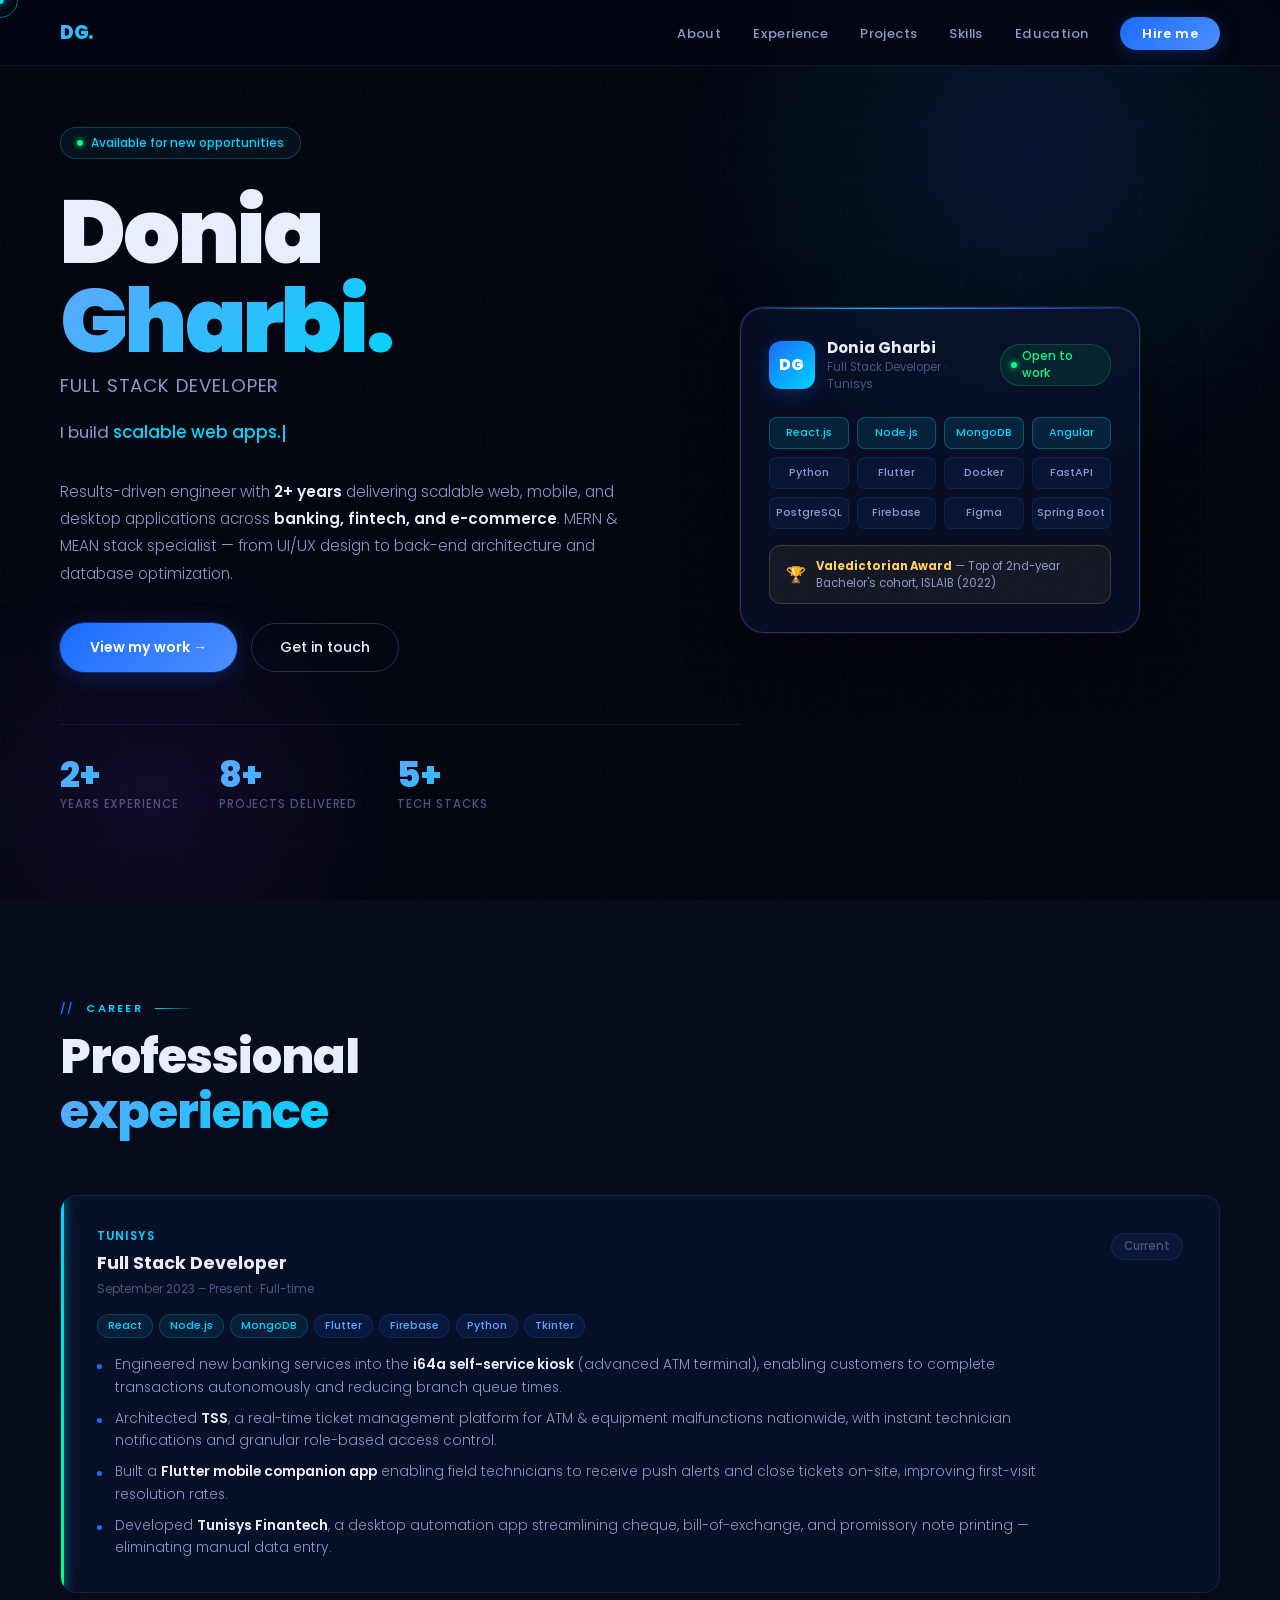
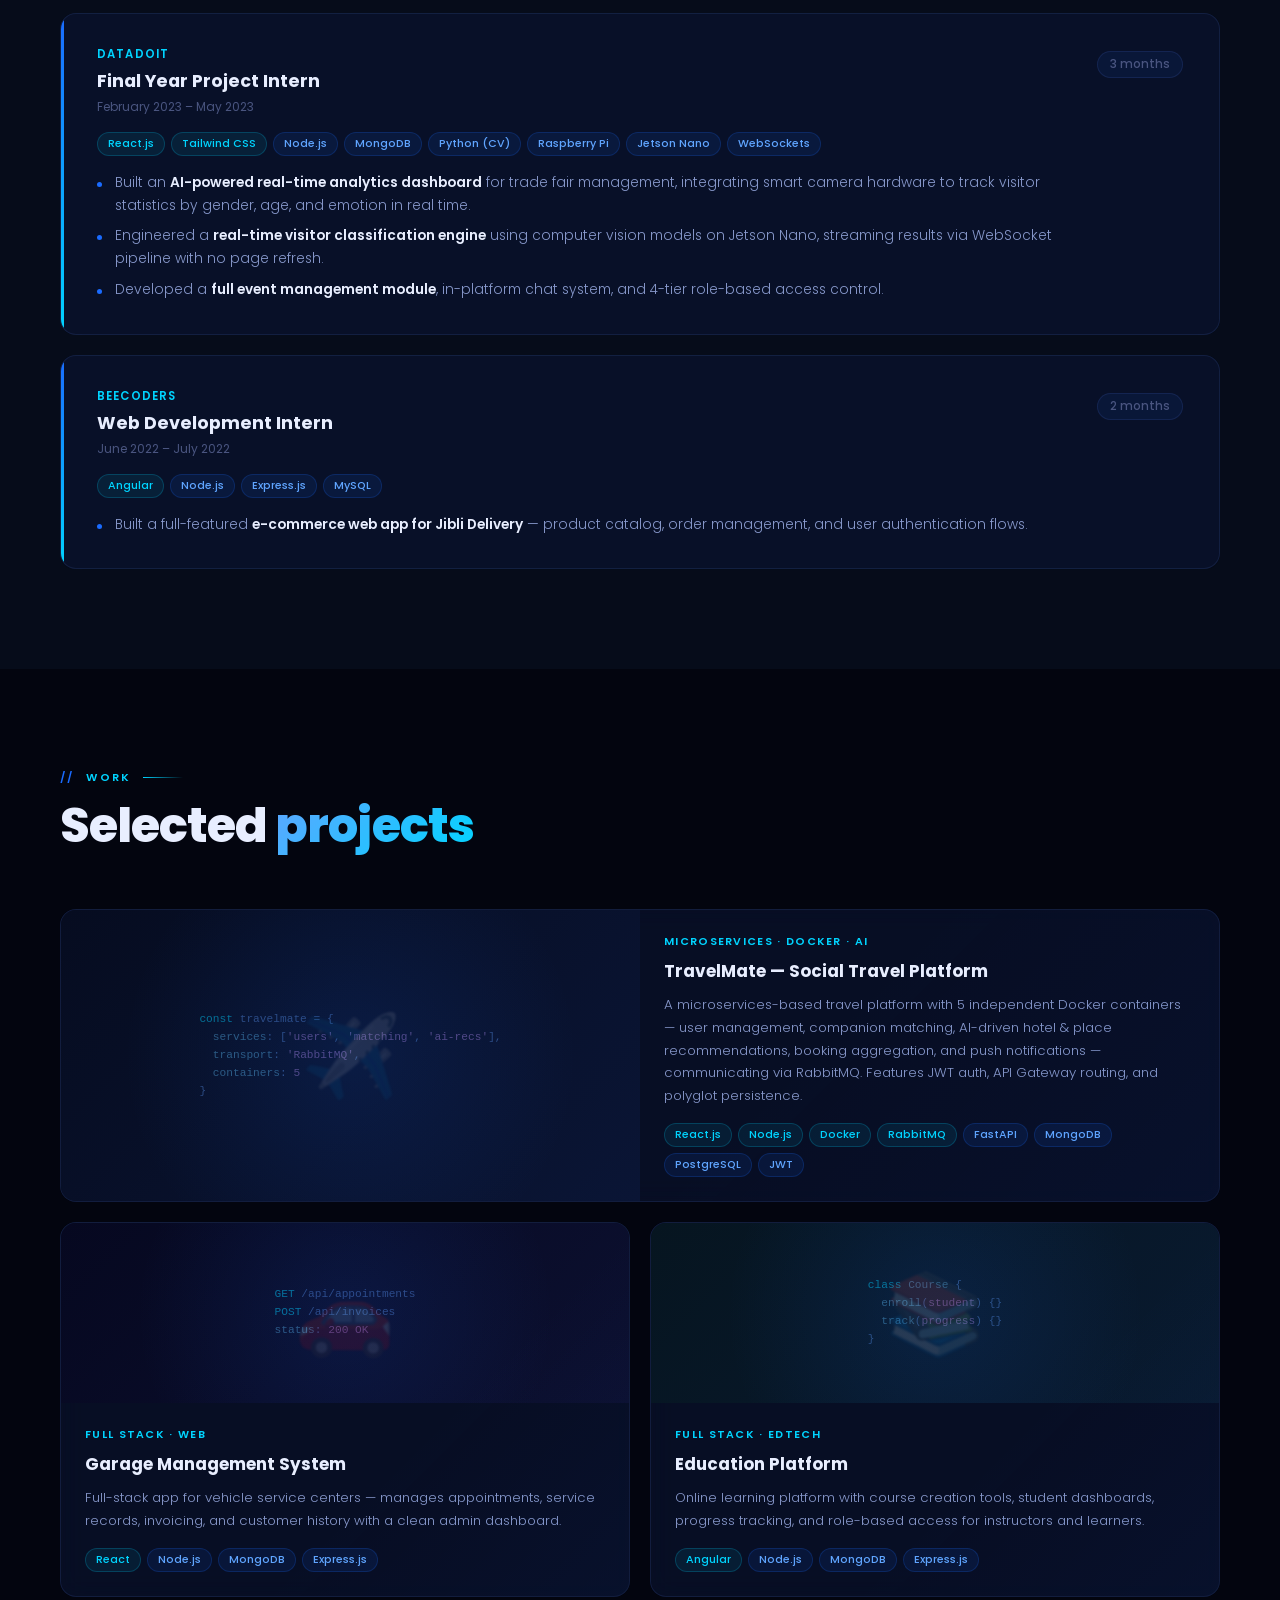
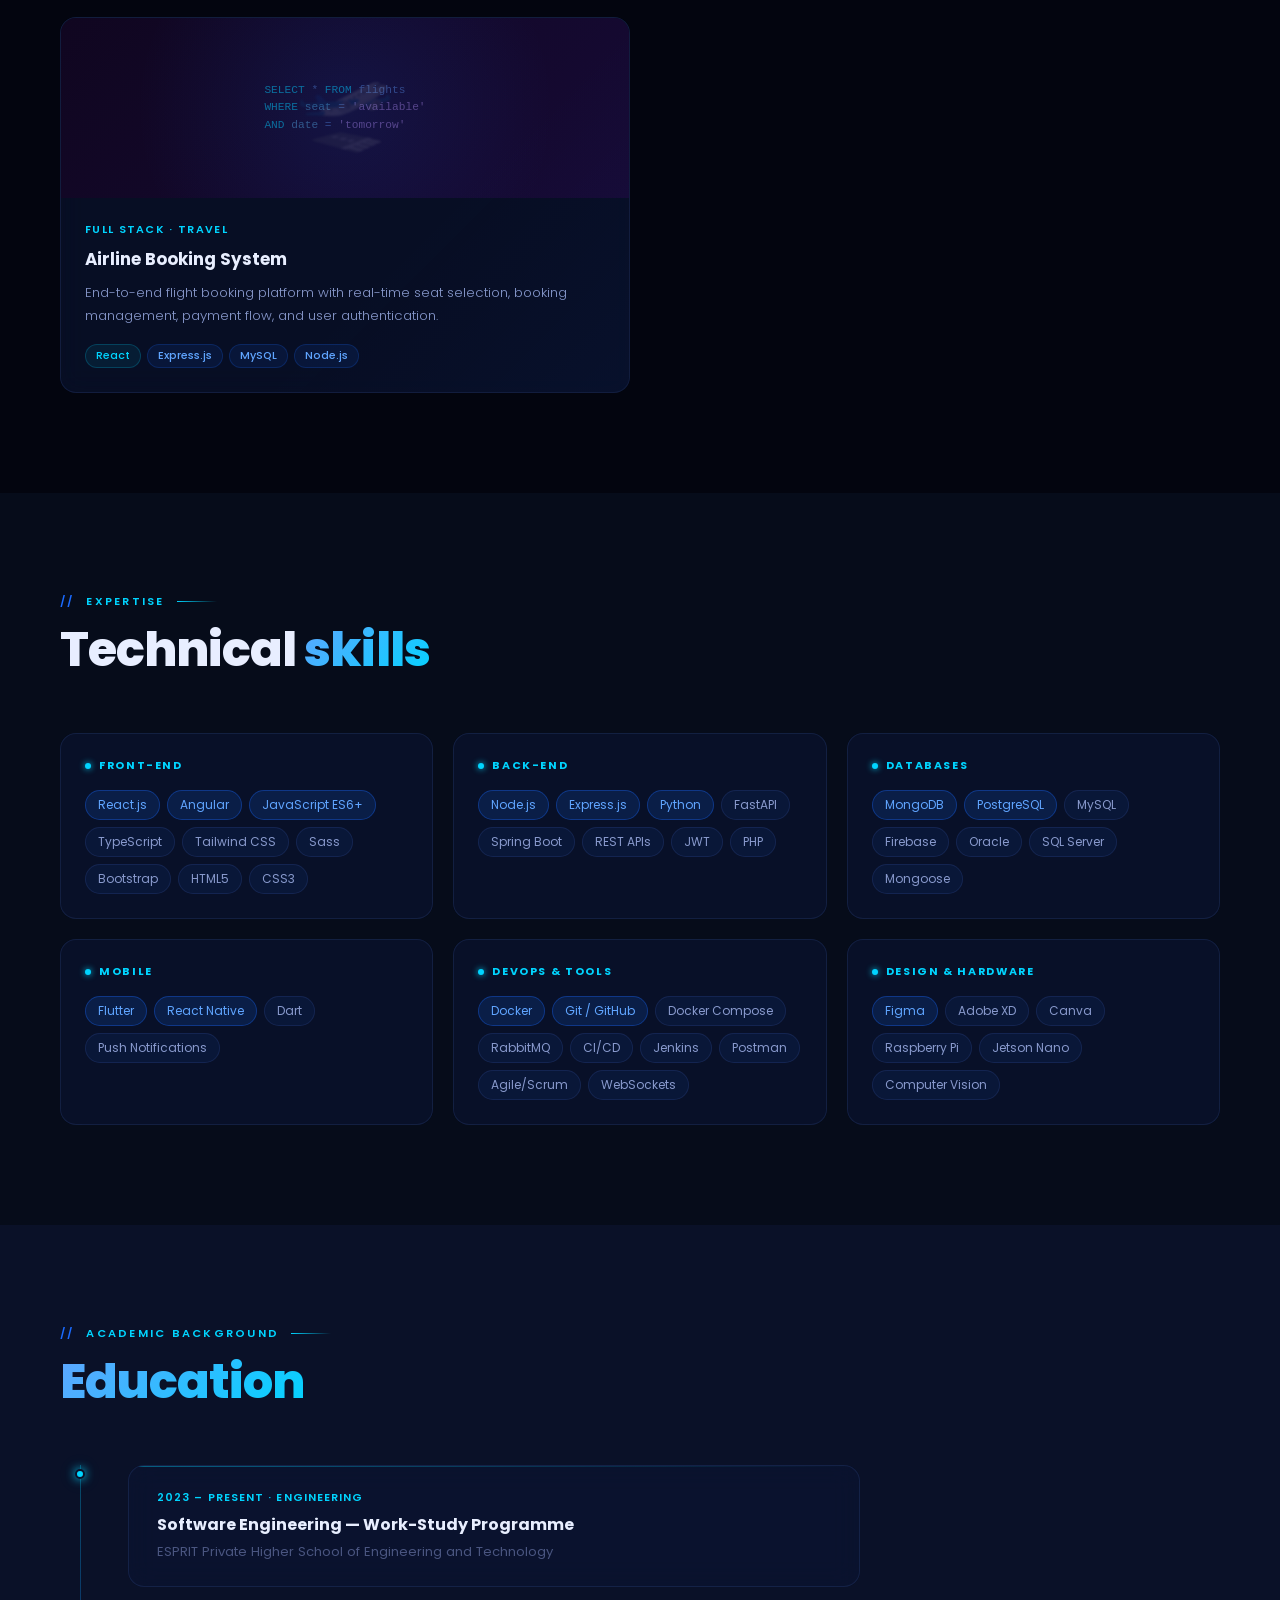
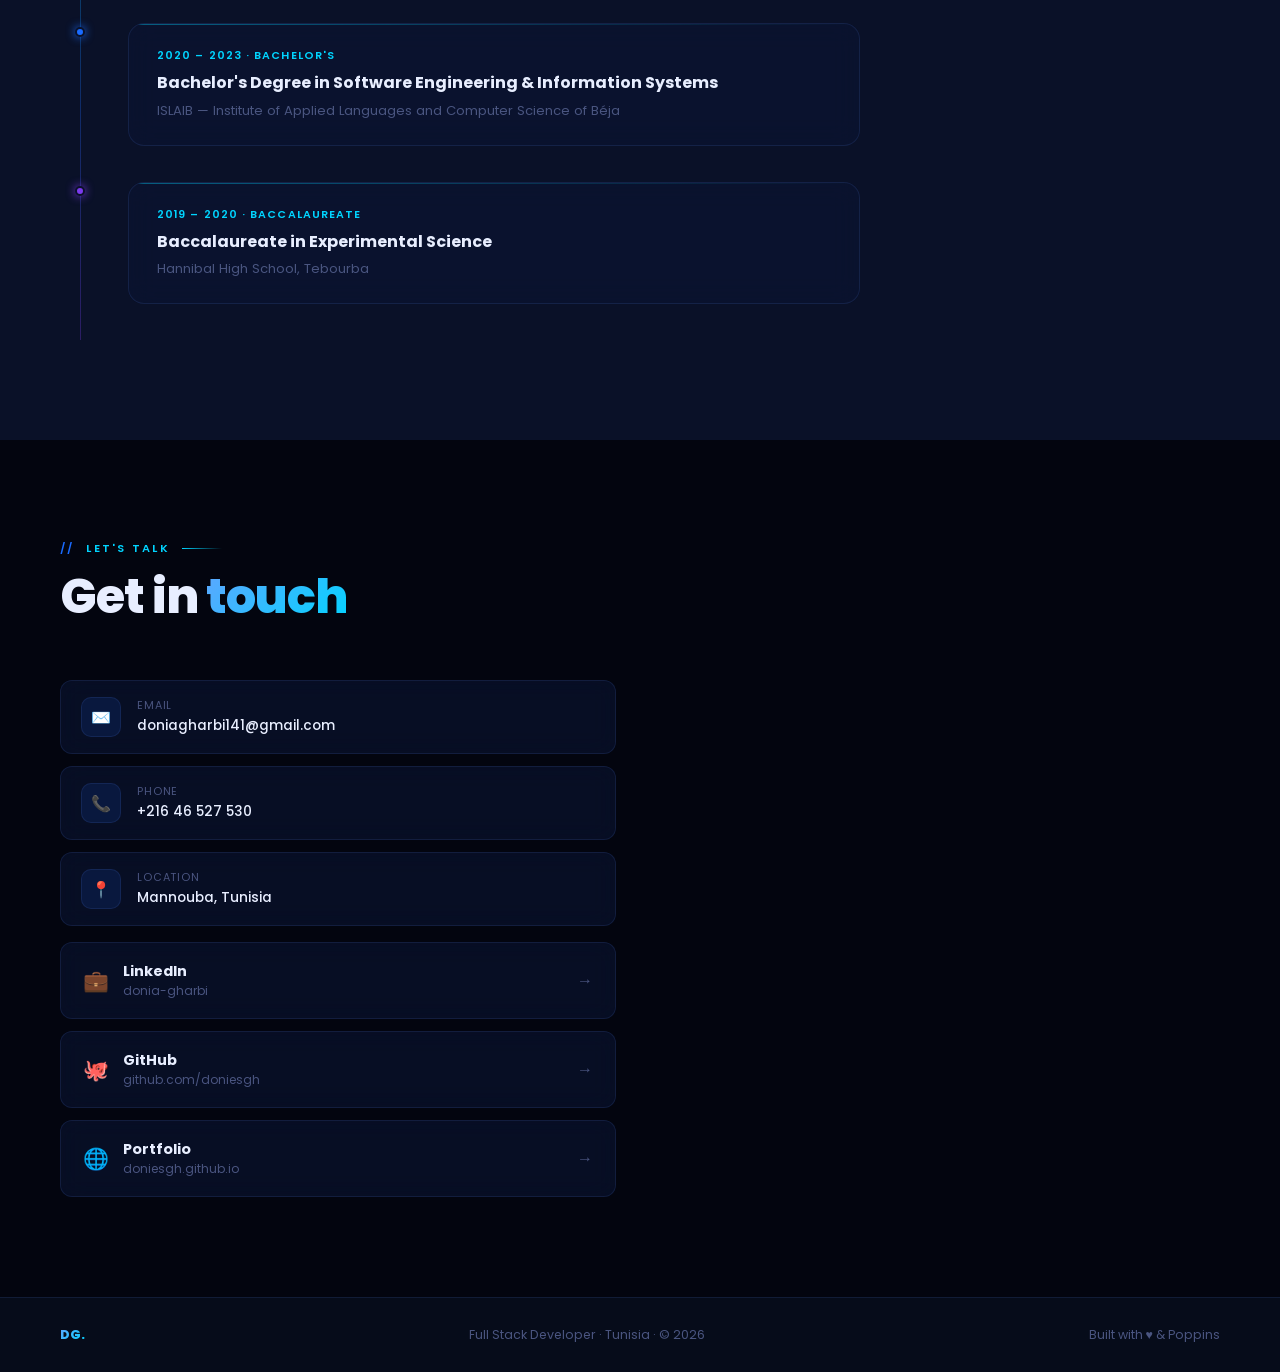
<file: index.html>
<!DOCTYPE html>
<html lang="en">
<head>
<meta charset="UTF-8">
<meta name="viewport" content="width=device-width, initial-scale=1.0">
<title>Donia Gharbi — Full Stack Developer</title>
<link rel="preconnect" href="https://fonts.googleapis.com">
<link href="https://fonts.googleapis.com/css2?family=Poppins:wght@300;400;500;600;700;800;900&display=swap" rel="stylesheet">
<style>
:root {
  --bg: #03050f;
  --bg2: #060c1a;
  --bg3: #0a1128;
  --panel: rgba(10,20,50,0.6);
  --blue: #1a6bff;
  --blue-light: #4d8fff;
  --blue-bright: #60a5ff;
  --cyan: #00d4ff;
  --cyan-dim: rgba(0,212,255,0.15);
  --purple: #7c3aed;
  --glow: rgba(26,107,255,0.25);
  --glow-cyan: rgba(0,212,255,0.2);
  --text: #e8eeff;
  --text-soft: #8899cc;
  --text-muted: #4a5580;
  --border: rgba(100,140,255,0.12);
  --border-bright: rgba(100,140,255,0.3);
  --radius: 16px;
  --radius-sm: 10px;
}

*, *::before, *::after { margin:0; padding:0; box-sizing:border-box; }
html { scroll-behavior: smooth; }

body {
  font-family: 'Poppins', sans-serif;
  background: var(--bg);
  color: var(--text);
  overflow-x: hidden;
  cursor: none;
}

/* ── CURSOR ── */
.cursor-dot {
  position: fixed; width: 8px; height: 8px;
  background: var(--cyan); border-radius: 50%;
  pointer-events: none; z-index: 9999;
  transform: translate(-50%,-50%);
  transition: width 0.2s, height 0.2s, opacity 0.2s;
  box-shadow: 0 0 12px var(--cyan), 0 0 24px var(--glow-cyan);
}
.cursor-ring {
  position: fixed; width: 36px; height: 36px;
  border: 1.5px solid rgba(0,212,255,0.5);
  border-radius: 50%; pointer-events: none; z-index: 9998;
  transform: translate(-50%,-50%);
  transition: width 0.3s ease, height 0.3s ease, border-color 0.3s;
}
.cursor-dot.expand { width: 4px; height: 4px; }
.cursor-ring.expand { width: 56px; height: 56px; border-color: var(--blue-light); }

/* ── SCROLL PROGRESS ── */
#progress-bar {
  position: fixed; top: 0; left: 0; height: 2px; z-index: 200;
  background: linear-gradient(90deg, var(--cyan), var(--blue), var(--purple));
  box-shadow: 0 0 10px var(--cyan);
  transition: width 0.1s linear;
  width: 0%;
}

/* ── LOADING ── */
#loader {
  position: fixed; inset: 0; z-index: 1000;
  background: var(--bg);
  display: flex; flex-direction: column; align-items: center; justify-content: center;
  gap: 20px;
  transition: opacity 0.5s ease;
}
.loader-name {
  font-size: 1.5rem; font-weight: 700; letter-spacing: 0.3em;
  color: var(--text-soft); text-transform: uppercase;
}
.loader-bar {
  width: 200px; height: 2px; background: rgba(100,140,255,0.15); border-radius: 2px; overflow: hidden;
}
.loader-fill {
  height: 100%; width: 0%;
  background: linear-gradient(90deg, var(--cyan), var(--blue));
  box-shadow: 0 0 8px var(--cyan);
  animation: load 1.8s ease forwards;
}
@keyframes load { to { width: 100%; } }
.loader-pct {
  font-size: 0.75rem; color: var(--text-muted); font-weight: 300; letter-spacing: 0.15em;
}

/* ── NOISE ── */
body::after {
  content: '';
  position: fixed; inset: 0; z-index: 0; pointer-events: none;
  background-image: url("data:image/svg+xml,%3Csvg viewBox='0 0 256 256' xmlns='http://www.w3.org/2000/svg'%3E%3Cfilter id='noise'%3E%3CfeTurbulence type='fractalNoise' baseFrequency='0.85' numOctaves='4' stitchTiles='stitch'/%3E%3C/filter%3E%3Crect width='100%25' height='100%25' filter='url(%23noise)' opacity='0.03'/%3E%3C/svg%3E");
  opacity: 0.5;
}

/* ── GRID BG ── */
.grid-bg {
  position: fixed; inset: 0; z-index: 0; pointer-events: none;
  background-image:
    linear-gradient(rgba(26,107,255,0.04) 1px, transparent 1px),
    linear-gradient(90deg, rgba(26,107,255,0.04) 1px, transparent 1px);
  background-size: 60px 60px;
}

/* ── NAV ── */
nav {
  position: fixed; top: 0; left: 0; right: 0; z-index: 100;
  display: flex; align-items: center; justify-content: space-between;
  padding: 18px 60px;
  background: rgba(3,5,15,0.8);
  border-bottom: 1px solid var(--border);
  backdrop-filter: blur(20px);
}
.nav-logo {
  font-size: 1.2rem; font-weight: 800; letter-spacing: -0.02em;
  background: linear-gradient(135deg, var(--blue-bright), var(--cyan));
  -webkit-background-clip: text; -webkit-text-fill-color: transparent; background-clip: text;
}
.nav-links { display: flex; gap: 32px; list-style: none; align-items: center; }
.nav-links a {
  text-decoration: none; font-size: 0.82rem; font-weight: 500;
  color: var(--text-soft); letter-spacing: 0.03em;
  transition: color 0.2s;
  position: relative;
}
.nav-links a:hover { color: var(--cyan); }
.nav-links a::after {
  content: ''; position: absolute; bottom: -3px; left: 0;
  width: 0; height: 1px; background: var(--cyan);
  transition: width 0.25s ease;
}
.nav-links a:hover::after { width: 100%; }
.nav-cta {
  background: linear-gradient(135deg, var(--blue), var(--blue-light)) !important;
  color: #fff !important; padding: 8px 22px; border-radius: 40px;
  font-size: 0.8rem !important; font-weight: 600 !important;
  box-shadow: 0 4px 20px var(--glow); transition: transform 0.2s, box-shadow 0.2s !important;
}
.nav-cta::after { display: none !important; }
.nav-cta:hover { transform: translateY(-2px); box-shadow: 0 8px 30px rgba(26,107,255,0.5) !important; }

/* ── HERO ── */
.hero {
  min-height: 100vh;
  display: flex; align-items: center;
  padding: 120px 60px 80px;
  position: relative; overflow: hidden; z-index: 1;
}
.hero-glow {
  position: absolute; top: -200px; right: -100px;
  width: 700px; height: 700px;
  background: radial-gradient(circle, rgba(26,107,255,0.15) 0%, rgba(0,212,255,0.05) 40%, transparent 70%);
  border-radius: 50%; pointer-events: none;
  animation: float 12s ease-in-out infinite;
}
.hero-glow2 {
  position: absolute; bottom: -150px; left: -100px;
  width: 500px; height: 500px;
  background: radial-gradient(circle, rgba(124,58,237,0.12) 0%, transparent 70%);
  border-radius: 50%; pointer-events: none;
  animation: float 15s ease-in-out infinite reverse;
}
@keyframes float { 0%,100% { transform: translate(0,0) scale(1); } 50% { transform: translate(20px,-20px) scale(1.05); } }

.hero-content { flex: 1; max-width: 680px; position: relative; z-index: 2; }

.hero-badge {
  display: inline-flex; align-items: center; gap: 8px;
  border: 1px solid rgba(0,212,255,0.25); background: rgba(0,212,255,0.06);
  color: var(--cyan); font-size: 0.75rem; font-weight: 500;
  padding: 6px 16px; border-radius: 40px; margin-bottom: 28px;
  animation: fadeUp 0.8s ease both;
}
.badge-dot { width: 6px; height: 6px; border-radius: 50%; background: #00ff88; animation: blink 2s infinite; box-shadow: 0 0 6px #00ff88; }
@keyframes blink { 0%,100%{opacity:1} 50%{opacity:0.3} }

.hero-name {
  font-size: clamp(3.2rem, 7vw, 6rem);
  font-weight: 900; line-height: 1.0; letter-spacing: -0.03em;
  color: var(--text); margin-bottom: 6px;
  animation: fadeUp 0.8s 0.1s ease both;
}
.hero-name em {
  font-style: normal;
  background: linear-gradient(135deg, var(--blue-bright), var(--cyan));
  -webkit-background-clip: text; -webkit-text-fill-color: transparent; background-clip: text;
}
.hero-sub {
  font-size: clamp(0.95rem, 2vw, 1.15rem);
  font-weight: 400; color: var(--text-soft);
  letter-spacing: 0.05em; text-transform: uppercase;
  margin-bottom: 20px; animation: fadeUp 0.8s 0.2s ease both;
}

.typing-wrap {
  font-size: 1.05rem; color: var(--text-soft); margin-bottom: 32px;
  animation: fadeUp 0.8s 0.25s ease both;
  min-height: 1.6em;
}
.typing-text { color: var(--cyan); font-weight: 500; }
.cursor-blink { display: inline-block; width: 2px; height: 1em; background: var(--cyan); margin-left: 2px; vertical-align: middle; animation: blink 1s infinite; }

.hero-desc {
  font-size: 0.95rem; line-height: 1.8;
  color: var(--text-soft); max-width: 560px;
  margin-bottom: 36px; font-weight: 300;
  animation: fadeUp 0.8s 0.3s ease both;
}
.hero-desc strong { color: var(--text); font-weight: 600; }

.hero-btns {
  display: flex; gap: 14px; flex-wrap: wrap;
  animation: fadeUp 0.8s 0.4s ease both;
}
.btn-primary {
  display: inline-flex; align-items: center; gap: 8px;
  background: linear-gradient(135deg, var(--blue), var(--blue-light));
  color: #fff; padding: 14px 30px; border-radius: 40px;
  font-family: 'Poppins', sans-serif; font-size: 0.88rem; font-weight: 600;
  text-decoration: none; border: none; cursor: none;
  box-shadow: 0 4px 24px var(--glow), 0 0 0 1px rgba(26,107,255,0.3);
  transition: transform 0.2s, box-shadow 0.2s;
}
.btn-primary:hover { transform: translateY(-3px); box-shadow: 0 8px 40px rgba(26,107,255,0.5), 0 0 30px rgba(0,212,255,0.15); }
.btn-secondary {
  display: inline-flex; align-items: center; gap: 8px;
  background: transparent; color: var(--text);
  padding: 13px 28px; border-radius: 40px;
  font-family: 'Poppins', sans-serif; font-size: 0.88rem; font-weight: 500;
  text-decoration: none; cursor: none;
  border: 1px solid var(--border-bright);
  transition: border-color 0.2s, color 0.2s, transform 0.2s, box-shadow 0.2s;
}
.btn-secondary:hover { border-color: var(--cyan); color: var(--cyan); transform: translateY(-3px); box-shadow: 0 4px 20px var(--glow-cyan); }

.hero-stats {
  display: flex; gap: 40px; margin-top: 52px;
  padding-top: 32px; border-top: 1px solid var(--border);
  animation: fadeUp 0.8s 0.5s ease both;
}
.stat-num {
  font-size: 2.2rem; font-weight: 800; line-height: 1;
  background: linear-gradient(135deg, var(--blue-bright), var(--cyan));
  -webkit-background-clip: text; -webkit-text-fill-color: transparent; background-clip: text;
  margin-bottom: 4px;
}
.stat-label { font-size: 0.72rem; color: var(--text-muted); letter-spacing: 0.08em; text-transform: uppercase; font-weight: 500; }

.hero-visual {
  flex: 0 0 400px; position: relative; z-index: 2;
  animation: fadeUp 0.8s 0.3s ease both;
}
.hero-card {
  background: var(--panel);
  border: 1px solid var(--border-bright);
  border-radius: 24px; padding: 28px;
  backdrop-filter: blur(20px);
  box-shadow: 0 20px 60px rgba(0,0,0,0.4), 0 0 0 1px var(--border), inset 0 1px 0 rgba(100,160,255,0.1);
  position: relative; overflow: hidden;
}
.hero-card::before {
  content: ''; position: absolute; top: 0; left: 0; right: 0; height: 1px;
  background: linear-gradient(90deg, transparent, var(--cyan), var(--blue), transparent);
}
.card-header { display: flex; align-items: center; gap: 12px; margin-bottom: 24px; }
.avatar {
  width: 48px; height: 48px; border-radius: 12px;
  background: linear-gradient(135deg, var(--blue), var(--cyan));
  display: flex; align-items: center; justify-content: center;
  font-weight: 800; font-size: 1rem; color: #fff;
  box-shadow: 0 4px 16px var(--glow);
}
.card-name { font-size: 0.95rem; font-weight: 700; color: var(--text); }
.card-role { font-size: 0.72rem; color: var(--text-muted); }
.card-status {
  margin-left: auto; font-size: 0.72rem; color: #00ff88; font-weight: 500;
  display: flex; align-items: center; gap: 5px;
  background: rgba(0,255,136,0.08); border: 1px solid rgba(0,255,136,0.2);
  padding: 3px 10px; border-radius: 20px;
}

.stack-grid { display: grid; grid-template-columns: repeat(4,1fr); gap: 8px; }
.stack-tag {
  background: rgba(26,107,255,0.08); border: 1px solid var(--border);
  border-radius: 8px; padding: 7px 4px; text-align: center;
  font-size: 0.68rem; font-weight: 500; color: var(--text-soft);
  transition: border-color 0.2s, color 0.2s, background 0.2s;
}
.stack-tag:hover, .stack-tag.highlight { background: rgba(0,212,255,0.1); border-color: rgba(0,212,255,0.3); color: var(--cyan); }

.award-badge {
  margin-top: 16px; display: flex; align-items: center; gap: 10px;
  background: rgba(255,200,50,0.06); border: 1px solid rgba(255,200,50,0.2);
  border-radius: 12px; padding: 12px 16px;
}
.award-text { font-size: 0.72rem; color: var(--text-soft); line-height: 1.4; }
.award-text strong { color: #ffd060; }

@keyframes fadeUp { from { opacity:0; transform:translateY(28px); } to { opacity:1; transform:translateY(0); } }

/* ── SECTIONS ── */
section { padding: 100px 60px; position: relative; z-index: 1; }
.section-label {
  font-size: 0.7rem; font-weight: 600; letter-spacing: 0.2em;
  text-transform: uppercase; color: var(--cyan); margin-bottom: 12px;
  display: flex; align-items: center; gap: 12px;
}
.section-label::before { content:'//'; color: var(--blue); }
.section-label::after { content:''; flex: 0 0 40px; height: 1px; background: linear-gradient(90deg, var(--cyan), transparent); }
.section-title {
  font-size: clamp(2rem,4vw,3rem); font-weight: 800; letter-spacing: -0.02em;
  color: var(--text); margin-bottom: 56px; max-width: 550px;
  line-height: 1.15;
}
.section-title span {
  background: linear-gradient(135deg, var(--blue-bright), var(--cyan));
  -webkit-background-clip: text; -webkit-text-fill-color: transparent; background-clip: text;
}

/* ── EXPERIENCE ── */
#experience { background: var(--bg2); }
.exp-list { display: flex; flex-direction: column; gap: 20px; }
.exp-item {
  background: var(--panel); border: 1px solid var(--border);
  border-radius: var(--radius); padding: 32px 36px;
  display: grid; grid-template-columns: 1fr auto; gap: 24px;
  backdrop-filter: blur(12px);
  transition: border-color 0.3s, box-shadow 0.3s, transform 0.3s;
  position: relative; overflow: hidden;
}
.exp-item::before {
  content: ''; position: absolute; left: 0; top: 0; bottom: 0; width: 3px;
  background: linear-gradient(180deg, var(--blue), var(--cyan));
}
.exp-item.current::before { background: linear-gradient(180deg, var(--cyan), #00ff88); box-shadow: 0 0 10px var(--cyan); }
.exp-item:hover { border-color: rgba(0,212,255,0.25); box-shadow: 0 12px 40px rgba(0,0,0,0.3), 0 0 30px rgba(0,212,255,0.05); transform: translateY(-2px); }

.exp-company { font-size: 0.72rem; font-weight: 600; color: var(--cyan); letter-spacing: 0.1em; text-transform: uppercase; margin-bottom: 5px; }
.exp-role { font-size: 1.1rem; font-weight: 700; color: var(--text); margin-bottom: 4px; }
.exp-date { font-size: 0.75rem; color: var(--text-muted); margin-bottom: 16px; }
.exp-tags { display: flex; flex-wrap: wrap; gap: 6px; margin-bottom: 16px; }
.tag {
  font-size: 0.68rem; padding: 3px 10px; border-radius: 20px;
  background: rgba(26,107,255,0.1); border: 1px solid rgba(26,107,255,0.2);
  color: var(--blue-bright); font-weight: 500;
}
.tag.cyan { background: rgba(0,212,255,0.08); border-color: rgba(0,212,255,0.2); color: var(--cyan); }
.exp-bullets { list-style: none; display: flex; flex-direction: column; gap: 8px; }
.exp-bullets li {
  font-size: 0.86rem; color: var(--text-soft); line-height: 1.65;
  padding-left: 18px; position: relative; font-weight: 300;
}
.exp-bullets li::before {
  content: ''; position: absolute; left: 0; top: 10px;
  width: 5px; height: 5px; border-radius: 50%; background: var(--blue); flex-shrink: 0;
}
.exp-bullets li strong { color: var(--text); font-weight: 600; }
.exp-meta { text-align: right; padding-top: 4px; }
.exp-period {
  display: inline-block; font-size: 0.72rem; font-weight: 500;
  color: var(--text-muted); background: rgba(26,107,255,0.08);
  border: 1px solid var(--border); padding: 4px 12px; border-radius: 20px;
}

/* ── PROJECTS ── */
#projects { background: var(--bg); }
.projects-grid { display: grid; grid-template-columns: repeat(2,1fr); gap: 20px; }
.project-card {
  background: var(--panel); border: 1px solid var(--border);
  border-radius: var(--radius); overflow: hidden;
  backdrop-filter: blur(12px);
  transition: border-color 0.3s, box-shadow 0.3s, transform 0.3s;
  display: flex; flex-direction: column;
  position: relative;
}
.project-card::after {
  content: ''; position: absolute; inset: 0;
  background: linear-gradient(135deg, transparent 60%, rgba(26,107,255,0.04));
  pointer-events: none;
}
.project-card:hover { border-color: rgba(0,212,255,0.3); box-shadow: 0 20px 60px rgba(0,0,0,0.4), 0 0 40px rgba(0,212,255,0.08); transform: translateY(-4px); }
.project-card.wide { grid-column: 1/-1; display: grid; grid-template-columns: 1fr 1fr; }

.project-visual {
  height: 180px; display: flex; align-items: center; justify-content: center;
  position: relative; overflow: hidden;
}
.project-card.wide .project-visual { height: auto; min-height: 220px; }
.project-icon-large { font-size: 5rem; opacity: 0.12; position: absolute; filter: blur(1px); }
.project-visual-inner { position: relative; z-index: 1; text-align: center; }
.project-visual-code {
  font-family: 'Courier New', monospace; font-size: 0.7rem;
  color: rgba(100,160,255,0.4); line-height: 1.6;
  text-align: left; padding: 16px;
}
.cv-kw { color: rgba(0,212,255,0.5); }
.cv-fn { color: rgba(100,200,255,0.4); }
.cv-str { color: rgba(200,150,255,0.4); }

.pv1 { background: linear-gradient(135deg, #060c20, #0a1535); }
.pv2 { background: linear-gradient(135deg, #060820, #0c1030); }
.pv3 { background: linear-gradient(135deg, #061520, #091a30); }
.pv4 { background: linear-gradient(135deg, #100620, #160a35); }
.pv1::before,.pv2::before,.pv3::before,.pv4::before {
  content: ''; position: absolute; inset: 0;
  background-image: radial-gradient(circle at 50% 50%, rgba(26,107,255,0.12) 0%, transparent 70%);
}

.project-body { padding: 24px; flex: 1; }
.project-label { font-size: 0.68rem; font-weight: 600; letter-spacing: 0.12em; text-transform: uppercase; color: var(--cyan); margin-bottom: 8px; }
.project-name { font-size: 1.05rem; font-weight: 700; color: var(--text); margin-bottom: 10px; }
.project-desc { font-size: 0.83rem; color: var(--text-soft); line-height: 1.7; margin-bottom: 16px; font-weight: 300; }
.project-stack { display: flex; flex-wrap: wrap; gap: 6px; }

/* ── SKILLS ── */
#skills { background: var(--bg2); }
.skills-grid { display: grid; grid-template-columns: repeat(3,1fr); gap: 20px; }
.skill-group {
  background: var(--panel); border: 1px solid var(--border);
  border-radius: var(--radius); padding: 24px;
  backdrop-filter: blur(12px);
  transition: border-color 0.3s, box-shadow 0.3s;
}
.skill-group:hover { border-color: rgba(26,107,255,0.3); box-shadow: 0 8px 30px rgba(0,0,0,0.2), 0 0 20px rgba(26,107,255,0.05); }
.skill-group-title {
  font-size: 0.68rem; font-weight: 700; letter-spacing: 0.15em; text-transform: uppercase;
  color: var(--cyan); margin-bottom: 16px; display: flex; align-items: center; gap: 8px;
}
.skill-group-title::before { content:''; width: 6px; height: 6px; border-radius: 50%; background: var(--cyan); box-shadow: 0 0 6px var(--cyan); }
.skill-pills { display: flex; flex-wrap: wrap; gap: 7px; }
.skill-pill {
  font-size: 0.75rem; padding: 5px 12px; border-radius: 20px;
  background: rgba(26,107,255,0.08); border: 1px solid var(--border);
  color: var(--text-soft); font-weight: 400;
  transition: background 0.2s, color 0.2s, border-color 0.2s, box-shadow 0.2s;
}
.skill-pill:hover { background: rgba(0,212,255,0.12); color: var(--cyan); border-color: rgba(0,212,255,0.3); box-shadow: 0 0 10px rgba(0,212,255,0.1); }
.skill-pill.core { background: rgba(26,107,255,0.15); border-color: rgba(26,107,255,0.35); color: var(--blue-bright); }

/* ── EDUCATION ── */
#education { background: var(--bg3); }
.edu-timeline { display: flex; flex-direction: column; gap: 0; position: relative; max-width: 800px; }
.edu-timeline::before {
  content: ''; position: absolute; left: 20px; top: 0; bottom: 0; width: 1px;
  background: linear-gradient(180deg, var(--cyan), var(--blue), var(--purple));
  opacity: 0.3;
}
.edu-item {
  display: flex; gap: 28px; padding: 0 0 36px 0;
  position: relative;
}
.edu-dot {
  flex: 0 0 40px; display: flex; align-items: flex-start; padding-top: 4px;
}
.edu-dot-inner {
  width: 10px; height: 10px; border-radius: 50%;
  background: var(--cyan); border: 2px solid var(--bg3);
  box-shadow: 0 0 10px var(--cyan), 0 0 20px var(--glow-cyan);
  margin: 0 auto; position: relative; z-index: 1;
}
.edu-body {
  background: var(--panel); border: 1px solid var(--border);
  border-radius: var(--radius); padding: 24px 28px;
  flex: 1; backdrop-filter: blur(12px);
  transition: border-color 0.3s; position: relative; overflow: hidden;
}
.edu-body::before {
  content: ''; position: absolute; top: 0; left: 0; right: 0; height: 1px;
  background: linear-gradient(90deg, var(--cyan), transparent);
  opacity: 0.4;
}
.edu-body:hover { border-color: rgba(0,212,255,0.25); }
.edu-year-tag { font-size: 0.68rem; font-weight: 600; color: var(--cyan); letter-spacing: 0.1em; text-transform: uppercase; margin-bottom: 8px; }
.edu-degree { font-size: 1rem; font-weight: 700; color: var(--text); margin-bottom: 6px; line-height: 1.4; }
.edu-school { font-size: 0.82rem; color: var(--text-muted); }

/* ── CONTACT ── */
#contact { background: var(--bg); }
.contact-grid { display: grid; grid-template-columns: 1fr 1fr; gap: 48px; align-items: start; }
.contact-info { display: flex; flex-direction: column; gap: 12px; }
.contact-item {
  display: flex; align-items: center; gap: 16px;
  background: var(--panel); border: 1px solid var(--border);
  border-radius: 12px; padding: 16px 20px; text-decoration: none;
  transition: border-color 0.2s, transform 0.2s, box-shadow 0.2s;
  backdrop-filter: blur(12px);
}
.contact-item:hover { border-color: rgba(0,212,255,0.3); transform: translateX(4px); box-shadow: 0 4px 20px rgba(0,0,0,0.2); }
.contact-item-icon {
  width: 40px; height: 40px; border-radius: 10px;
  background: rgba(26,107,255,0.12); border: 1px solid var(--border);
  display: flex; align-items: center; justify-content: center; font-size: 1rem; flex-shrink: 0;
}
.contact-item-label { font-size: 0.68rem; color: var(--text-muted); margin-bottom: 2px; text-transform: uppercase; letter-spacing: 0.08em; }
.contact-item-value { font-size: 0.85rem; font-weight: 500; color: var(--text); }

.contact-links { display: flex; flex-direction: column; gap: 12px; }
.social-link {
  display: flex; align-items: center; justify-content: space-between;
  background: var(--panel); border: 1px solid var(--border);
  border-radius: 12px; padding: 18px 22px; text-decoration: none;
  backdrop-filter: blur(12px);
  transition: border-color 0.2s, transform 0.2s, box-shadow 0.2s;
}
.social-link:hover { border-color: rgba(0,212,255,0.3); transform: translateX(4px); box-shadow: 0 4px 20px rgba(0,212,255,0.08); }
.social-link-left { display: flex; align-items: center; gap: 14px; }
.social-icon { font-size: 1.3rem; }
.social-name { font-size: 0.9rem; font-weight: 700; color: var(--text); }
.social-handle { font-size: 0.75rem; color: var(--text-muted); }
.social-arrow { font-size: 1rem; color: var(--text-muted); transition: transform 0.2s, color 0.2s; }
.social-link:hover .social-arrow { transform: translateX(4px); color: var(--cyan); }

/* ── CONTACT FORM ── */
.contact-form { display: flex; flex-direction: column; gap: 14px; }
.form-group { display: flex; flex-direction: column; gap: 6px; }
.form-label { font-size: 0.72rem; font-weight: 600; color: var(--text-muted); text-transform: uppercase; letter-spacing: 0.08em; }
.form-input, .form-textarea {
  background: var(--panel); border: 1px solid var(--border);
  border-radius: 10px; padding: 12px 16px;
  font-family: 'Poppins', sans-serif; font-size: 0.88rem; color: var(--text);
  outline: none; transition: border-color 0.2s, box-shadow 0.2s;
  backdrop-filter: blur(12px);
}
.form-input:focus, .form-textarea:focus {
  border-color: rgba(0,212,255,0.4); box-shadow: 0 0 0 3px rgba(0,212,255,0.08);
}
.form-textarea { resize: vertical; min-height: 120px; }
.form-input::placeholder, .form-textarea::placeholder { color: var(--text-muted); }
.btn-send {
  display: inline-flex; align-items: center; justify-content: center; gap: 8px;
  background: linear-gradient(135deg, var(--blue), var(--blue-light));
  color: #fff; padding: 14px 28px; border-radius: 40px;
  font-family: 'Poppins', sans-serif; font-size: 0.88rem; font-weight: 600;
  border: none; cursor: none; width: 100%;
  box-shadow: 0 4px 20px var(--glow);
  transition: transform 0.2s, box-shadow 0.2s;
}
.btn-send:hover { transform: translateY(-2px); box-shadow: 0 8px 30px rgba(26,107,255,0.5); }

/* ── FOOTER ── */
footer {
  background: var(--bg2); border-top: 1px solid var(--border);
  padding: 28px 60px; display: flex; align-items: center; justify-content: space-between;
  font-size: 0.78rem; color: var(--text-muted);
  position: relative; z-index: 1;
}
.footer-logo {
  background: linear-gradient(135deg, var(--blue-bright), var(--cyan));
  -webkit-background-clip: text; -webkit-text-fill-color: transparent; background-clip: text;
  font-weight: 800;
}

/* ── SCROLL REVEAL ── */
.reveal { opacity: 0; transform: translateY(28px); transition: opacity 0.7s ease, transform 0.7s ease; }
.reveal.visible { opacity: 1; transform: translateY(0); }
.reveal-delay-1 { transition-delay: 0.1s; }
.reveal-delay-2 { transition-delay: 0.2s; }
.reveal-delay-3 { transition-delay: 0.3s; }

/* ── MOBILE NAV ── */
.nav-toggle { display: none; flex-direction: column; gap: 5px; cursor: none; background: none; border: none; padding: 4px; }
.nav-toggle span { display: block; width: 22px; height: 1.5px; background: var(--text-soft); border-radius: 2px; transition: all 0.3s; }

@media(max-width:1100px) { .hero-visual { flex: 0 0 360px; } }
@media(max-width:900px){
  .skills-grid { grid-template-columns: 1fr 1fr; }
  .projects-grid { grid-template-columns: 1fr; }
  .project-card.wide { grid-column: auto; display: flex; flex-direction: column; }
  .contact-grid { display: flex; flex-direction: column; gap: 32px;}
}
@media(max-width:860px){
  nav { padding: 16px 24px; }
  .nav-links { display: none; position: fixed; top: 0; left: 0; right: 0; bottom: 0; background: rgba(3,5,15,0.97); flex-direction: column; align-items: center; justify-content: center; gap: 32px; z-index: 99; }
  .nav-links.open { display: flex; }
  .nav-links a { font-size: 1.2rem; }
  .nav-toggle { display: flex; z-index: 101; }
  .hero { flex-direction: column; padding: 100px 24px 60px; gap: 48px; }
  .hero-visual { flex: none; width: 100%; }
  section { padding: 70px 24px; }
  .edu-timeline { max-width: 100%; }
  .hero-stats { gap: 24px; }
  footer { flex-direction: column; gap: 8px; text-align: center; }
}
@media(max-width:600px){ .skills-grid { grid-template-columns: 1fr; } }
</style>
</head>
<body>

<div id="loader">
  <div class="loader-name">Donia Gharbi</div>
  <div class="loader-bar"><div class="loader-fill"></div></div>
  <div class="loader-pct" id="loaderPct">Loading...</div>
</div>

<div id="progress-bar"></div>
<div class="grid-bg"></div>
<div class="cursor-dot" id="dot"></div>
<div class="cursor-ring" id="ring"></div>

<!-- ── NAV ── -->
<nav id="navbar">
  <div class="nav-logo">DG.</div>
  <ul class="nav-links" id="navLinks">
    <li><a href="#about">About</a></li>
    <li><a href="#experience">Experience</a></li>
    <li><a href="#projects">Projects</a></li>
    <li><a href="#skills">Skills</a></li>
    <li><a href="#education">Education</a></li>
    <li><a href="#contact" class="nav-cta">Hire me</a></li>
  </ul>
  <button class="nav-toggle" id="navToggle" aria-label="Toggle menu">
    <span></span><span></span><span></span>
  </button>
</nav>

<!-- ── HERO ── -->
<section class="hero" id="about">
  <div class="hero-glow"></div>
  <div class="hero-glow2"></div>

  <div class="hero-content">
    <div class="hero-badge">
      <span class="badge-dot"></span>
      Available for new opportunities
    </div>
    <h1 class="hero-name">Donia<br><em>Gharbi.</em></h1>
    <p class="hero-sub">Full Stack Developer</p>
    <div class="typing-wrap">
      I build <span class="typing-text" id="typing"></span><span class="cursor-blink"></span>
    </div>
    <p class="hero-desc">
      Results-driven engineer with <strong>2+ years</strong> delivering scalable web, mobile, and desktop applications across <strong>banking, fintech, and e-commerce</strong>. MERN &amp; MEAN stack specialist — from UI/UX design to back-end architecture and database optimization.
    </p>
    <div class="hero-btns">
      <a href="#projects" class="btn-primary">View my work →</a>
      <a href="#contact" class="btn-secondary">Get in touch</a>
    </div>
    <div class="hero-stats">
      <div>
        <div class="stat-num">2+</div>
        <div class="stat-label">Years experience</div>
      </div>
      <div>
        <div class="stat-num">8+</div>
        <div class="stat-label">Projects delivered</div>
      </div>
      <div>
        <div class="stat-num">5+</div>
        <div class="stat-label">Tech stacks</div>
      </div>
    </div>
  </div>

  <div class="hero-visual">
    <div class="hero-card">
      <div class="card-header">
        <div class="avatar">DG</div>
        <div>
          <div class="card-name">Donia Gharbi</div>
          <div class="card-role">Full Stack Developer · Tunisys</div>
        </div>
        <div class="card-status">
          <span class="badge-dot"></span> Open to work
        </div>
      </div>
      <div class="stack-grid">
        <div class="stack-tag highlight">React.js</div>
        <div class="stack-tag highlight">Node.js</div>
        <div class="stack-tag highlight">MongoDB</div>
        <div class="stack-tag highlight">Angular</div>
        <div class="stack-tag">Python</div>
        <div class="stack-tag">Flutter</div>
        <div class="stack-tag">Docker</div>
        <div class="stack-tag">FastAPI</div>
        <div class="stack-tag">PostgreSQL</div>
        <div class="stack-tag">Firebase</div>
        <div class="stack-tag">Figma</div>
        <div class="stack-tag">Spring Boot</div>
      </div>
      <div class="award-badge">
        <span>🏆</span>
        <div class="award-text">
          <strong>Valedictorian Award</strong> — Top of 2nd-year Bachelor's cohort, ISLAIB (2022)
        </div>
      </div>
    </div>
  </div>
</section>

<!-- ── EXPERIENCE ── -->
<section id="experience">
  <div class="section-label">Career</div>
  <h2 class="section-title">Professional <span>experience</span></h2>

  <div class="exp-list">
    <div class="exp-item current reveal">
      <div>
        <div class="exp-company">Tunisys</div>
        <div class="exp-role">Full Stack Developer</div>
        <div class="exp-date">September 2023 – Present · Full-time</div>
        <div class="exp-tags">
          <span class="tag cyan">React</span><span class="tag cyan">Node.js</span><span class="tag cyan">MongoDB</span>
          <span class="tag">Flutter</span><span class="tag">Firebase</span><span class="tag">Python</span><span class="tag">Tkinter</span>
        </div>
        <ul class="exp-bullets">
          <li>Engineered new banking services into the <strong>i64a self-service kiosk</strong> (advanced ATM terminal), enabling customers to complete transactions autonomously and reducing branch queue times.</li>
          <li>Architected <strong>TSS</strong>, a real-time ticket management platform for ATM &amp; equipment malfunctions nationwide, with instant technician notifications and granular role-based access control.</li>
          <li>Built a <strong>Flutter mobile companion app</strong> enabling field technicians to receive push alerts and close tickets on-site, improving first-visit resolution rates.</li>
          <li>Developed <strong>Tunisys Finantech</strong>, a desktop automation app streamlining cheque, bill-of-exchange, and promissory note printing — eliminating manual data entry.</li>
        </ul>
      </div>
      <div class="exp-meta"><span class="exp-period">Current</span></div>
    </div>

    <div class="exp-item reveal reveal-delay-1">
      <div>
        <div class="exp-company">DataDoIt</div>
        <div class="exp-role">Final Year Project Intern</div>
        <div class="exp-date">February 2023 – May 2023</div>
        <div class="exp-tags">
          <span class="tag cyan">React.js</span><span class="tag cyan">Tailwind CSS</span>
          <span class="tag">Node.js</span><span class="tag">MongoDB</span><span class="tag">Python (CV)</span>
          <span class="tag">Raspberry Pi</span><span class="tag">Jetson Nano</span><span class="tag">WebSockets</span>
        </div>
        <ul class="exp-bullets">
          <li>Built an <strong>AI-powered real-time analytics dashboard</strong> for trade fair management, integrating smart camera hardware to track visitor statistics by gender, age, and emotion in real time.</li>
          <li>Engineered a <strong>real-time visitor classification engine</strong> using computer vision models on Jetson Nano, streaming results via WebSocket pipeline with no page refresh.</li>
          <li>Developed a <strong>full event management module</strong>, in-platform chat system, and 4-tier role-based access control.</li>
        </ul>
      </div>
      <div class="exp-meta"><span class="exp-period">3 months</span></div>
    </div>

    <div class="exp-item reveal reveal-delay-2">
      <div>
        <div class="exp-company">BeeCoders</div>
        <div class="exp-role">Web Development Intern</div>
        <div class="exp-date">June 2022 – July 2022</div>
        <div class="exp-tags">
          <span class="tag cyan">Angular</span><span class="tag">Node.js</span><span class="tag">Express.js</span><span class="tag">MySQL</span>
        </div>
        <ul class="exp-bullets">
          <li>Built a full-featured <strong>e-commerce web app for Jibli Delivery</strong> — product catalog, order management, and user authentication flows.</li>
        </ul>
      </div>
      <div class="exp-meta"><span class="exp-period">2 months</span></div>
    </div>
  </div>
</section>

<!-- ── PROJECTS ── -->
<section id="projects">
  <div class="section-label">Work</div>
  <h2 class="section-title">Selected <span>projects</span></h2>

  <div class="projects-grid">
    <div class="project-card wide reveal">
      <div class="project-visual pv1">
        <span class="project-icon-large">✈️</span>
        <div class="project-visual-code">
<span class="cv-kw">const</span> travelmate = {<br>
&nbsp;&nbsp;<span class="cv-fn">services</span>: [<span class="cv-str">'users'</span>, <span class="cv-str">'matching'</span>, <span class="cv-str">'ai-recs'</span>],<br>
&nbsp;&nbsp;<span class="cv-fn">transport</span>: <span class="cv-str">'RabbitMQ'</span>,<br>
&nbsp;&nbsp;<span class="cv-fn">containers</span>: <span class="cv-str">5</span><br>
}
        </div>
      </div>
      <div class="project-body">
        <div class="project-label">Microservices · Docker · AI</div>
        <div class="project-name">TravelMate — Social Travel Platform</div>
        <div class="project-desc">A microservices-based travel platform with 5 independent Docker containers — user management, companion matching, AI-driven hotel &amp; place recommendations, booking aggregation, and push notifications — communicating via RabbitMQ. Features JWT auth, API Gateway routing, and polyglot persistence.</div>
        <div class="project-stack">
          <span class="tag cyan">React.js</span><span class="tag cyan">Node.js</span><span class="tag cyan">Docker</span><span class="tag cyan">RabbitMQ</span>
          <span class="tag">FastAPI</span><span class="tag">MongoDB</span><span class="tag">PostgreSQL</span><span class="tag">JWT</span>
        </div>
      </div>
    </div>

    <div class="project-card reveal">
      <div class="project-visual pv2">
        <span class="project-icon-large">🚗</span>
        <div class="project-visual-code">
<span class="cv-kw">GET</span> /api/appointments<br>
<span class="cv-kw">POST</span> /api/invoices<br>
<span class="cv-fn">status</span>: <span class="cv-str">200 OK</span>
        </div>
      </div>
      <div class="project-body">
        <div class="project-label">Full Stack · Web</div>
        <div class="project-name">Garage Management System</div>
        <div class="project-desc">Full-stack app for vehicle service centers — manages appointments, service records, invoicing, and customer history with a clean admin dashboard.</div>
        <div class="project-stack">
          <span class="tag cyan">React</span><span class="tag">Node.js</span><span class="tag">MongoDB</span><span class="tag">Express.js</span>
        </div>
      </div>
    </div>

    <div class="project-card reveal reveal-delay-1">
      <div class="project-visual pv3">
        <span class="project-icon-large">📚</span>
        <div class="project-visual-code">
<span class="cv-kw">class</span> <span class="cv-fn">Course</span> {<br>
&nbsp;&nbsp;<span class="cv-fn">enroll</span>(<span class="cv-str">student</span>) {}<br>
&nbsp;&nbsp;<span class="cv-fn">track</span>(<span class="cv-str">progress</span>) {}<br>
}
        </div>
      </div>
      <div class="project-body">
        <div class="project-label">Full Stack · EdTech</div>
        <div class="project-name">Education Platform</div>
        <div class="project-desc">Online learning platform with course creation tools, student dashboards, progress tracking, and role-based access for instructors and learners.</div>
        <div class="project-stack">
          <span class="tag cyan">Angular</span><span class="tag">Node.js</span><span class="tag">MongoDB</span><span class="tag">Express.js</span>
        </div>
      </div>
    </div>

    <div class="project-card reveal reveal-delay-2">
      <div class="project-visual pv4">
        <span class="project-icon-large">🛫</span>
        <div class="project-visual-code">
<span class="cv-kw">SELECT</span> * <span class="cv-kw">FROM</span> flights<br>
<span class="cv-kw">WHERE</span> <span class="cv-fn">seat</span> = <span class="cv-str">'available'</span><br>
<span class="cv-kw">AND</span> <span class="cv-fn">date</span> = <span class="cv-str">'tomorrow'</span>
        </div>
      </div>
      <div class="project-body">
        <div class="project-label">Full Stack · Travel</div>
        <div class="project-name">Airline Booking System</div>
        <div class="project-desc">End-to-end flight booking platform with real-time seat selection, booking management, payment flow, and user authentication.</div>
        <div class="project-stack">
          <span class="tag cyan">React</span><span class="tag">Express.js</span><span class="tag">MySQL</span><span class="tag">Node.js</span>
        </div>
      </div>
    </div>
  </div>
</section>

<!-- ── SKILLS ── -->
<section id="skills">
  <div class="section-label">Expertise</div>
  <h2 class="section-title">Technical <span>skills</span></h2>
  <div class="skills-grid">
    <div class="skill-group reveal">
      <div class="skill-group-title">Front-End</div>
      <div class="skill-pills">
        <span class="skill-pill core">React.js</span><span class="skill-pill core">Angular</span>
        <span class="skill-pill core">JavaScript ES6+</span><span class="skill-pill">TypeScript</span>
        <span class="skill-pill">Tailwind CSS</span><span class="skill-pill">Sass</span>
        <span class="skill-pill">Bootstrap</span><span class="skill-pill">HTML5</span><span class="skill-pill">CSS3</span>
      </div>
    </div>
    <div class="skill-group reveal reveal-delay-1">
      <div class="skill-group-title">Back-End</div>
      <div class="skill-pills">
        <span class="skill-pill core">Node.js</span><span class="skill-pill core">Express.js</span>
        <span class="skill-pill core">Python</span><span class="skill-pill">FastAPI</span>
        <span class="skill-pill">Spring Boot</span><span class="skill-pill">REST APIs</span>
        <span class="skill-pill">JWT</span><span class="skill-pill">PHP</span>
      </div>
    </div>
    <div class="skill-group reveal reveal-delay-2">
      <div class="skill-group-title">Databases</div>
      <div class="skill-pills">
        <span class="skill-pill core">MongoDB</span><span class="skill-pill core">PostgreSQL</span>
        <span class="skill-pill">MySQL</span><span class="skill-pill">Firebase</span>
        <span class="skill-pill">Oracle</span><span class="skill-pill">SQL Server</span><span class="skill-pill">Mongoose</span>
      </div>
    </div>
    <div class="skill-group reveal">
      <div class="skill-group-title">Mobile</div>
      <div class="skill-pills">
        <span class="skill-pill core">Flutter</span><span class="skill-pill core">React Native</span>
        <span class="skill-pill">Dart</span><span class="skill-pill">Push Notifications</span>
      </div>
    </div>
    <div class="skill-group reveal reveal-delay-1">
      <div class="skill-group-title">DevOps &amp; Tools</div>
      <div class="skill-pills">
        <span class="skill-pill core">Docker</span><span class="skill-pill core">Git / GitHub</span>
        <span class="skill-pill">Docker Compose</span><span class="skill-pill">RabbitMQ</span>
        <span class="skill-pill">CI/CD</span><span class="skill-pill">Jenkins</span>
        <span class="skill-pill">Postman</span><span class="skill-pill">Agile/Scrum</span><span class="skill-pill">WebSockets</span>
      </div>
    </div>
    <div class="skill-group reveal reveal-delay-2">
      <div class="skill-group-title">Design &amp; Hardware</div>
      <div class="skill-pills">
        <span class="skill-pill core">Figma</span><span class="skill-pill">Adobe XD</span>
        <span class="skill-pill">Canva</span><span class="skill-pill">Raspberry Pi</span>
        <span class="skill-pill">Jetson Nano</span><span class="skill-pill">Computer Vision</span>
      </div>
    </div>
  </div>
</section>

<!-- ── EDUCATION ── -->
<section id="education">
  <div class="section-label">Academic background</div>
  <h2 class="section-title"><span>Education</span></h2>
  <div class="edu-timeline">
    <div class="edu-item reveal">
      <div class="edu-dot"><div class="edu-dot-inner"></div></div>
      <div class="edu-body">
        <div class="edu-year-tag">2023 – Present · Engineering</div>
        <div class="edu-degree">Software Engineering — Work-Study Programme</div>
        <div class="edu-school">ESPRIT Private Higher School of Engineering and Technology</div>
      </div>
    </div>
    <div class="edu-item reveal reveal-delay-1">
      <div class="edu-dot"><div class="edu-dot-inner" style="background:var(--blue);box-shadow:0 0 10px var(--blue)"></div></div>
      <div class="edu-body">
        <div class="edu-year-tag">2020 – 2023 · Bachelor's</div>
        <div class="edu-degree">Bachelor's Degree in Software Engineering &amp; Information Systems</div>
        <div class="edu-school">ISLAIB — Institute of Applied Languages and Computer Science of Béja</div>
      </div>
    </div>
    <div class="edu-item reveal reveal-delay-2">
      <div class="edu-dot"><div class="edu-dot-inner" style="background:var(--purple);box-shadow:0 0 10px var(--purple)"></div></div>
      <div class="edu-body">
        <div class="edu-year-tag">2019 – 2020 · Baccalaureate</div>
        <div class="edu-degree">Baccalaureate in Experimental Science</div>
        <div class="edu-school">Hannibal High School, Tebourba</div>
      </div>
    </div>
  </div>
</section>

<!-- ── CONTACT ── -->
<section id="contact">
  <div class="section-label">Let's talk</div>
  <h2 class="section-title">Get in <span>touch</span></h2>
  <div class="contact-grid">
    <div>
      <div class="contact-info reveal" style="margin-bottom:16px">
        <a class="contact-item" href="mailto:doniagharbi141@gmail.com">
          <div class="contact-item-icon">✉️</div>
          <div>
            <div class="contact-item-label">Email</div>
            <div class="contact-item-value">doniagharbi141@gmail.com</div>
          </div>
        </a>
        <a class="contact-item" href="tel:+21646527530">
          <div class="contact-item-icon">📞</div>
          <div>
            <div class="contact-item-label">Phone</div>
            <div class="contact-item-value">+216 46 527 530</div>
          </div>
        </a>
        <div class="contact-item">
          <div class="contact-item-icon">📍</div>
          <div>
            <div class="contact-item-label">Location</div>
            <div class="contact-item-value">Mannouba, Tunisia</div>
          </div>
        </div>
      </div>
      <div class="contact-links reveal reveal-delay-1">
        <a class="social-link" href="https://www.linkedin.com/in/donia-gharbi-a2b3671b9/" target="_blank" rel="noopener">
          <div class="social-link-left">
            <span class="social-icon">💼</span>
            <div><div class="social-name">LinkedIn</div><div class="social-handle">donia-gharbi</div></div>
          </div>
          <span class="social-arrow">→</span>
        </a>
        <a class="social-link" href="https://github.com/doniesgh" target="_blank" rel="noopener">
          <div class="social-link-left">
            <span class="social-icon">🐙</span>
            <div><div class="social-name">GitHub</div><div class="social-handle">github.com/doniesgh</div></div>
          </div>
          <span class="social-arrow">→</span>
        </a>
        <a class="social-link" href="https://doniesgh.github.io/Portfolio/" target="_blank" rel="noopener">
          <div class="social-link-left">
            <span class="social-icon">🌐</span>
            <div><div class="social-name">Portfolio</div><div class="social-handle">doniesgh.github.io</div></div>
          </div>
          <span class="social-arrow">→</span>
        </a>
      </div>
    </div>

   
  </div>
</section>

<footer>
  <span class="footer-logo">DG.</span>
  <span>Full Stack Developer · Tunisia · © 2026</span>
  <span>Built with ♥ &amp; Poppins</span>
</footer>

<script>
// ── LOADER ──
const loaderPct = document.getElementById('loaderPct');
let pct = 0;
const interval = setInterval(() => {
  pct = Math.min(pct + Math.random() * 15, 100);
  loaderPct.textContent = Math.floor(pct) + '%';
  if (pct >= 100) {
    clearInterval(interval);
    setTimeout(() => {
      const loader = document.getElementById('loader');
      loader.style.opacity = '0';
      loader.style.transition = 'opacity 0.5s ease';
      loader.style.pointerEvents = 'none';
      setTimeout(() => { loader.style.display = 'none'; }, 500);
    }, 300);
  }
}, 120);

// ── CURSOR ──
const dot = document.getElementById('dot');
const ring = document.getElementById('ring');
let mx = 0, my = 0, rx = 0, ry = 0;
document.addEventListener('mousemove', e => { mx = e.clientX; my = e.clientY; dot.style.left = mx + 'px'; dot.style.top = my + 'px'; });
function animRing() {
  rx += (mx - rx) * 0.12;
  ry += (my - ry) * 0.12;
  ring.style.left = rx + 'px';
  ring.style.top = ry + 'px';
  requestAnimationFrame(animRing);
}
animRing();
document.querySelectorAll('a, button, .project-card, .exp-item, .skill-group, .stack-tag, .skill-pill').forEach(el => {
  el.addEventListener('mouseenter', () => { dot.classList.add('expand'); ring.classList.add('expand'); });
  el.addEventListener('mouseleave', () => { dot.classList.remove('expand'); ring.classList.remove('expand'); });
});

// ── PROGRESS BAR ──
const bar = document.getElementById('progress-bar');
document.addEventListener('scroll', () => {
  const scrolled = window.scrollY;
  const total = document.documentElement.scrollHeight - window.innerHeight;
  bar.style.width = (scrolled / total * 100) + '%';
});

// ── TYPING ──
const phrases = [
  'scalable web apps.',
  'elegant UI experiences.',
  'powerful APIs.',
  'mobile solutions.',
  'clean, fast code.',
];
let pi = 0, ci = 0, deleting = false;
const typingEl = document.getElementById('typing');
function type() {
  const phrase = phrases[pi];
  if (!deleting) {
    typingEl.textContent = phrase.slice(0, ci + 1);
    ci++;
    if (ci === phrase.length) { deleting = true; setTimeout(type, 1800); return; }
  } else {
    typingEl.textContent = phrase.slice(0, ci - 1);
    ci--;
    if (ci === 0) { deleting = false; pi = (pi + 1) % phrases.length; }
  }
  setTimeout(type, deleting ? 40 : 70);
}
type();

// ── SCROLL REVEAL ──
const observer = new IntersectionObserver(entries => {
  entries.forEach(e => { if (e.isIntersecting) e.target.classList.add('visible'); });
}, { threshold: 0.1 });
document.querySelectorAll('.reveal').forEach(el => observer.observe(el));

// ── MOBILE NAV ──
document.getElementById('navToggle').addEventListener('click', () => {
  document.getElementById('navLinks').classList.toggle('open');
});
document.querySelectorAll('.nav-links a').forEach(a => {
  a.addEventListener('click', () => document.getElementById('navLinks').classList.remove('open'));
});
</script>
</body>
</html>
</file>
